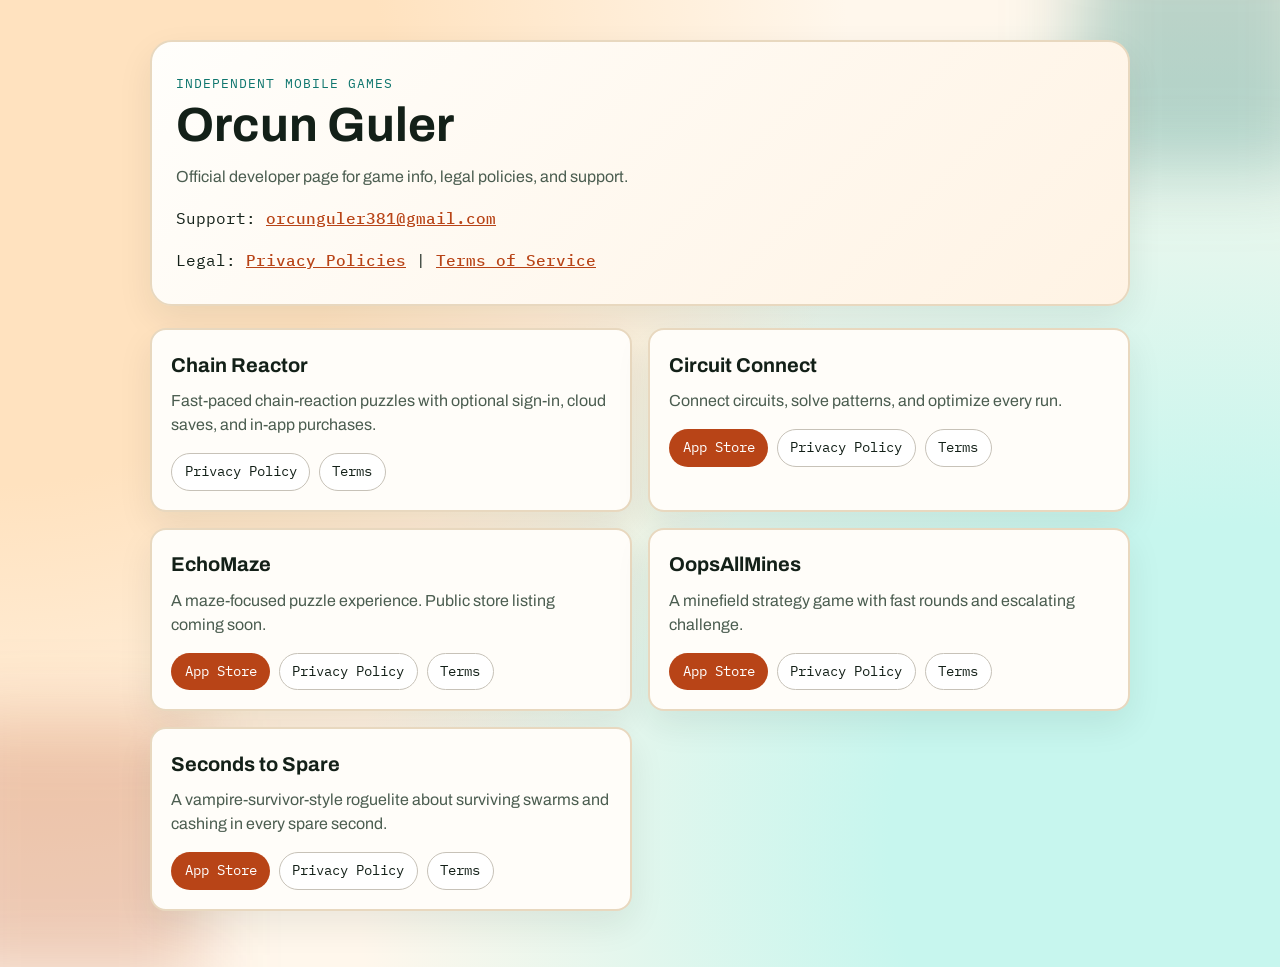
<file: index.html>
<!doctype html>
<html lang="en">
<head>
  <meta charset="utf-8">
  <meta name="viewport" content="width=device-width, initial-scale=1">
  <title>Orcun Guler | Game Developer</title>
  <meta name="description" content="Developer page for Orcun Guler games with support and privacy policy links.">
  <link rel="preconnect" href="https://fonts.googleapis.com">
  <link rel="preconnect" href="https://fonts.gstatic.com" crossorigin>
  <link href="https://fonts.googleapis.com/css2?family=Archivo:wght@500;700;800&family=IBM+Plex+Mono:wght@400;500&display=swap" rel="stylesheet">
  <link rel="stylesheet" href="/styles.css">
</head>
<body>
  <div class="bg-shape bg-shape-a" aria-hidden="true"></div>
  <div class="bg-shape bg-shape-b" aria-hidden="true"></div>

  <main class="container">
    <header class="hero">
      <p class="eyebrow">Independent Mobile Games</p>
      <h1>Orcun Guler</h1>
      <p class="lead">Official developer page for game info, legal policies, and support.</p>
      <p class="support-line">
        Support:
        <a href="mailto:orcunguler381@gmail.com">orcunguler381@gmail.com</a>
      </p>
      <p class="support-line">
        Legal:
        <a href="/privacy/">Privacy Policies</a>
        |
        <a href="/terms/">Terms of Service</a>
      </p>
    </header>

    <section class="games" aria-label="Games">
      <article class="game-card">
        <h2>Chain Reactor</h2>
        <p>Fast-paced chain-reaction puzzles with optional sign-in, cloud saves, and in-app purchases.</p>
        <div class="actions">
          <a class="btn btn-secondary" href="/privacy/chain-reactor/">Privacy Policy</a>
          <a class="btn btn-secondary" href="/terms/chain-reactor/">Terms</a>
        </div>
      </article>

      <article class="game-card">
        <h2>Circuit Connect</h2>
        <p>Connect circuits, solve patterns, and optimize every run.</p>
        <div class="actions">
          <a class="btn btn-primary" href="https://apps.apple.com/us/app/circuit-connect/id6759875670" target="_blank" rel="noopener noreferrer">App Store</a>
          <a class="btn btn-secondary" href="/privacy/#circuit-connect">Privacy Policy</a>
          <a class="btn btn-secondary" href="/terms/#circuit-connect">Terms</a>
        </div>
      </article>

      <article class="game-card">
        <h2>EchoMaze</h2>
        <p>A maze-focused puzzle experience. Public store listing coming soon.</p>
        <div class="actions">
          <a class="btn btn-primary" href="https://apps.apple.com/us/app/echo-maze-rougelite/id6759973204" target="_blank" rel="noopener noreferrer">App Store</a>
          <a class="btn btn-secondary" href="/privacy/#echomaze">Privacy Policy</a>
          <a class="btn btn-secondary" href="/terms/#echomaze">Terms</a>
        </div>
      </article>

      <article class="game-card">
        <h2>OopsAllMines</h2>
        <p>A minefield strategy game with fast rounds and escalating challenge.</p>
        <div class="actions">
          <a class="btn btn-primary" href="https://apps.apple.com/us/app/oops-all-mines/id6760482373" target="_blank" rel="noopener noreferrer">App Store</a>
          <a class="btn btn-secondary" href="/privacy/#oopsallmines">Privacy Policy</a>
          <a class="btn btn-secondary" href="/terms/#oopsallmines">Terms</a>
        </div>
      </article>

      <article class="game-card">
        <h2>Seconds to Spare</h2>
        <p>A vampire-survivor-style roguelite about surviving swarms and cashing in every spare second.</p>
        <div class="actions">
          <a class="btn btn-primary" href="https://apps.apple.com/us/app/seconds-to-spare/id6760550511" target="_blank" rel="noopener noreferrer">App Store</a>
          <a class="btn btn-secondary" href="/privacy/#seconds-to-spare">Privacy Policy</a>
          <a class="btn btn-secondary" href="/terms/#seconds-to-spare">Terms</a>
        </div>
      </article>
    </section>
  </main>
</body>
</html>
</file>
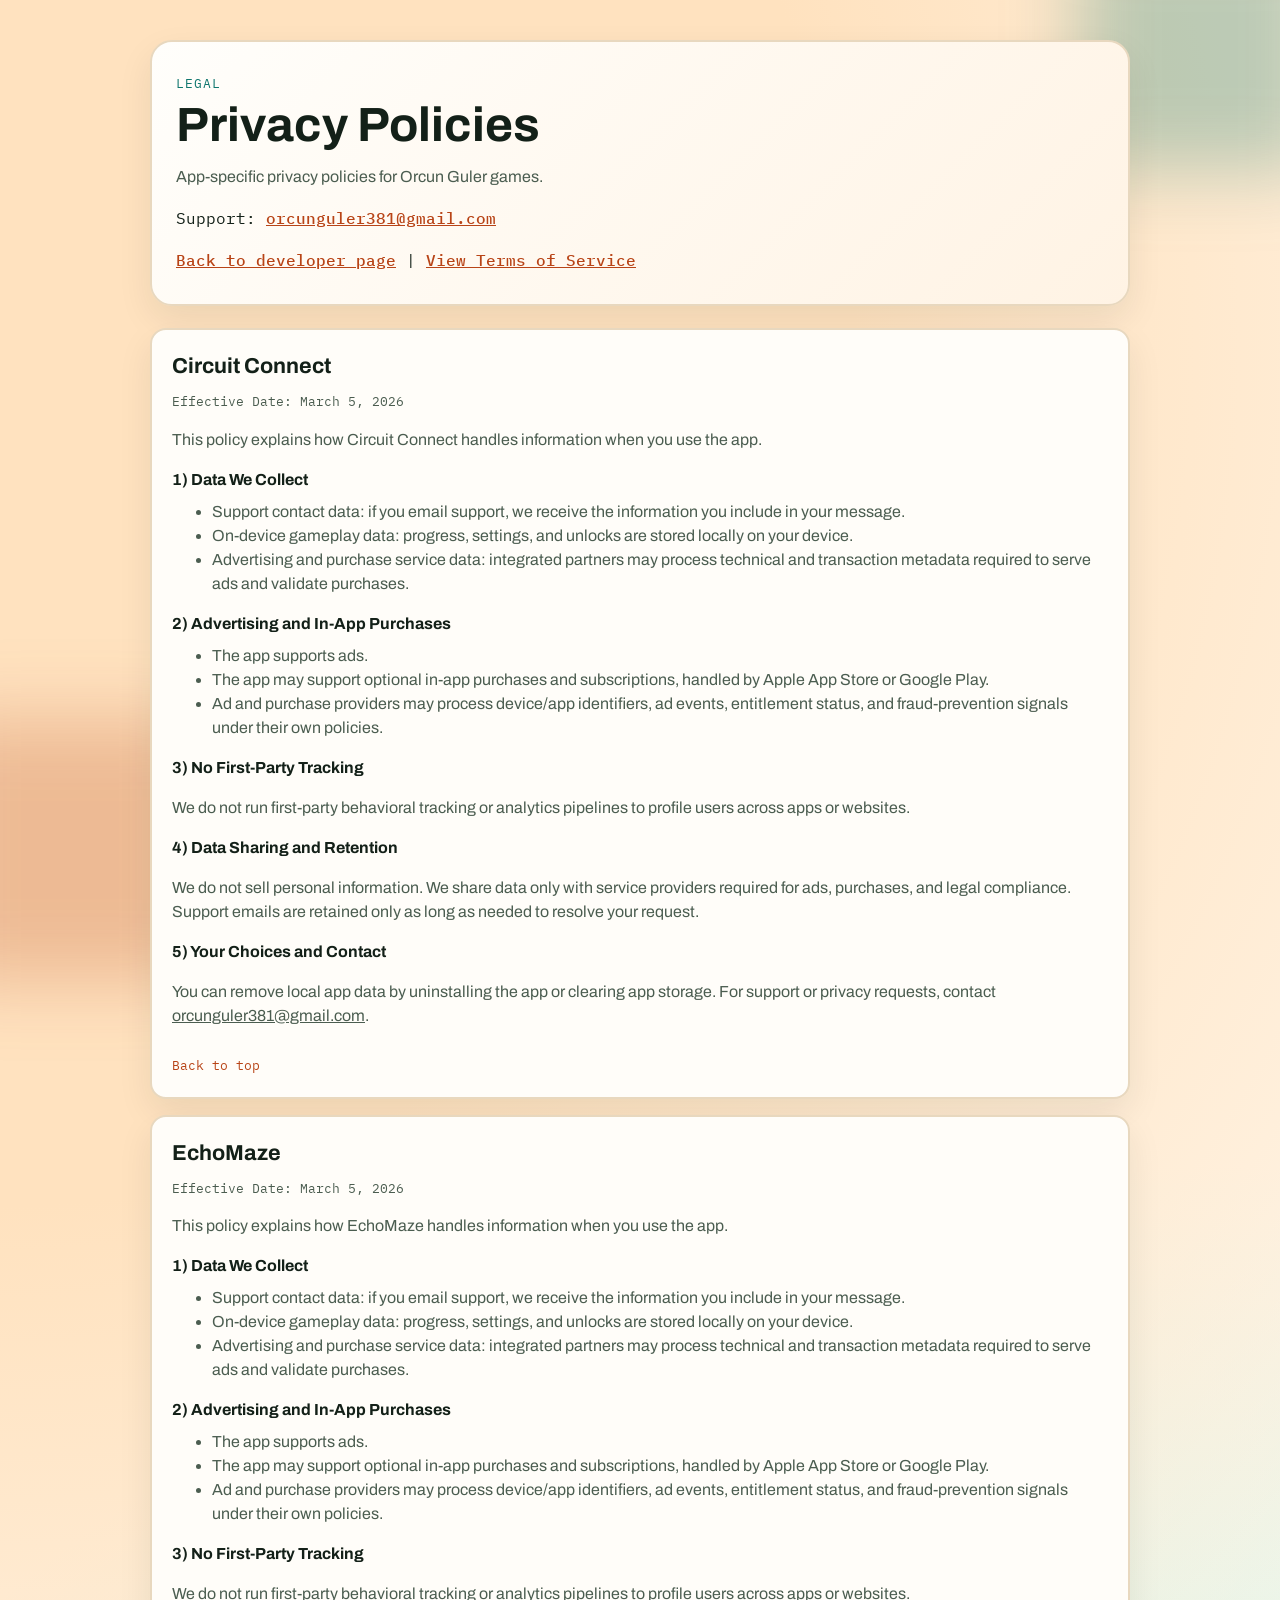
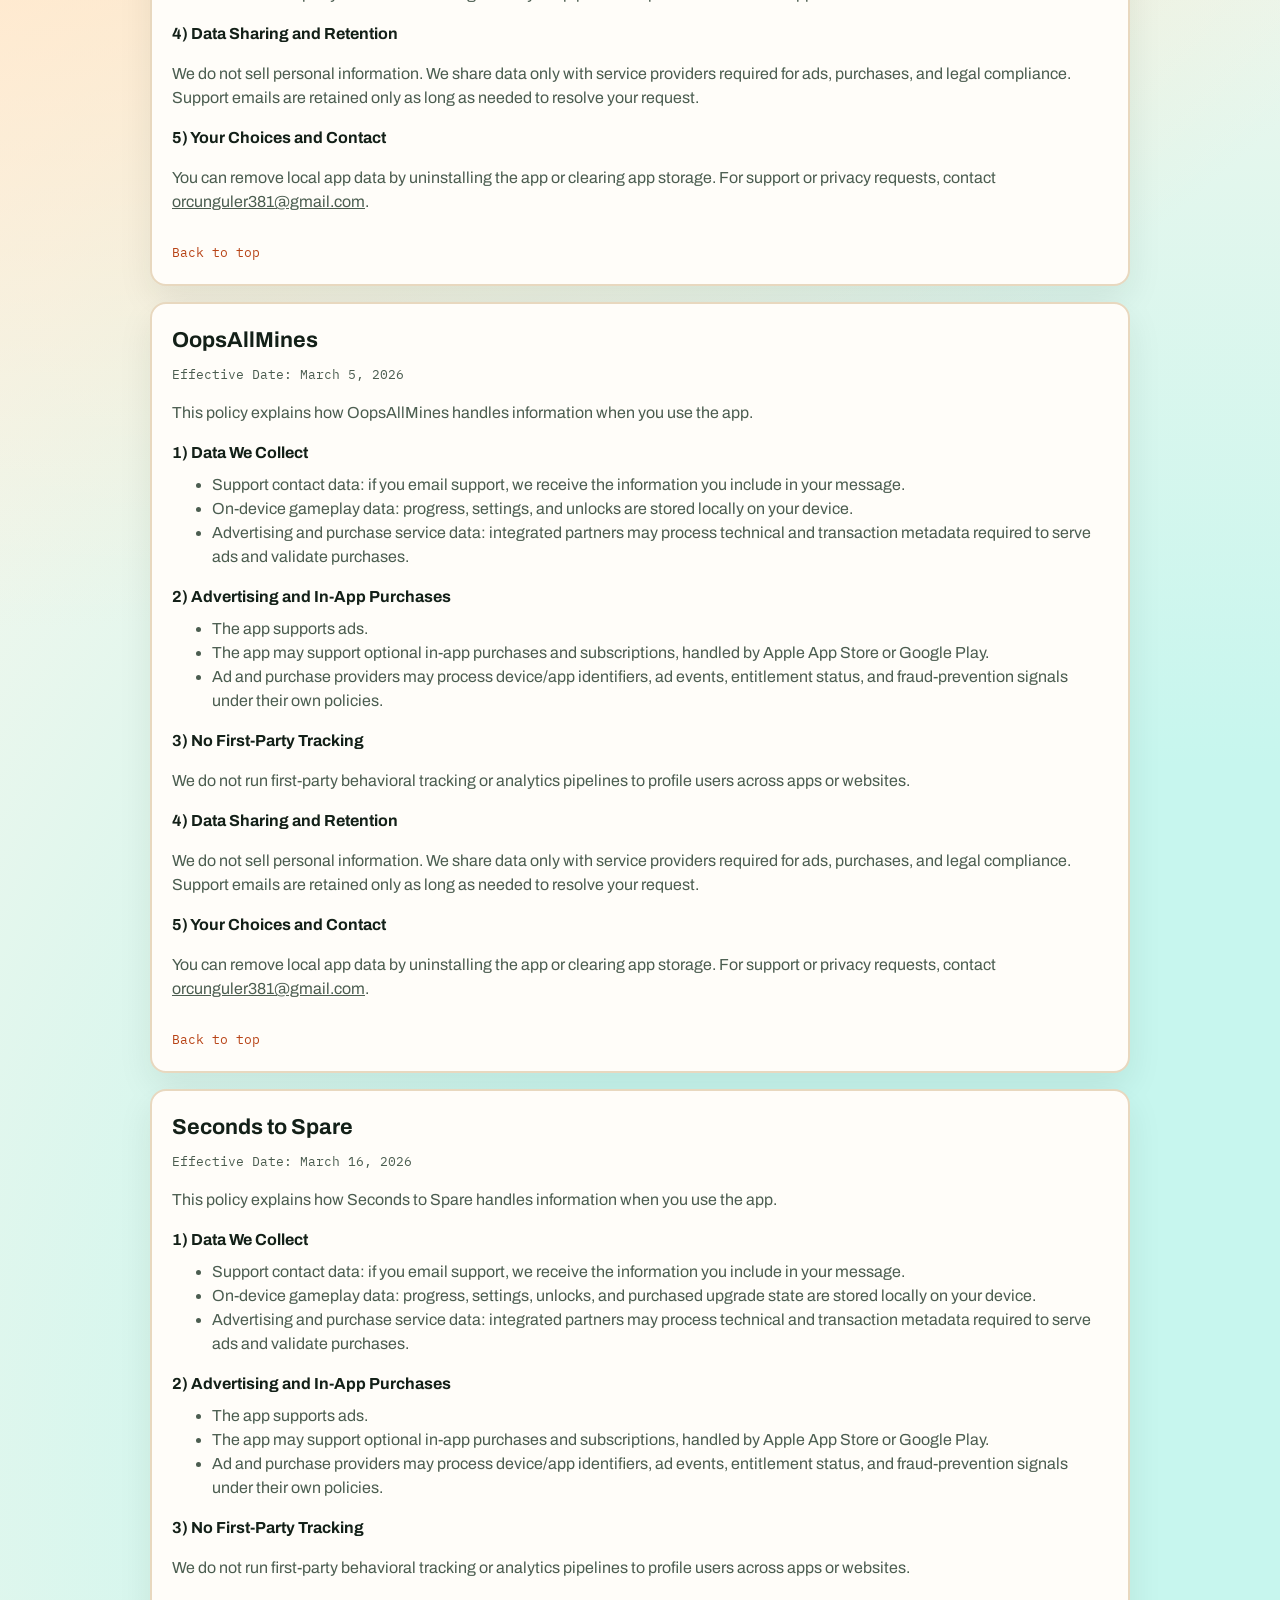
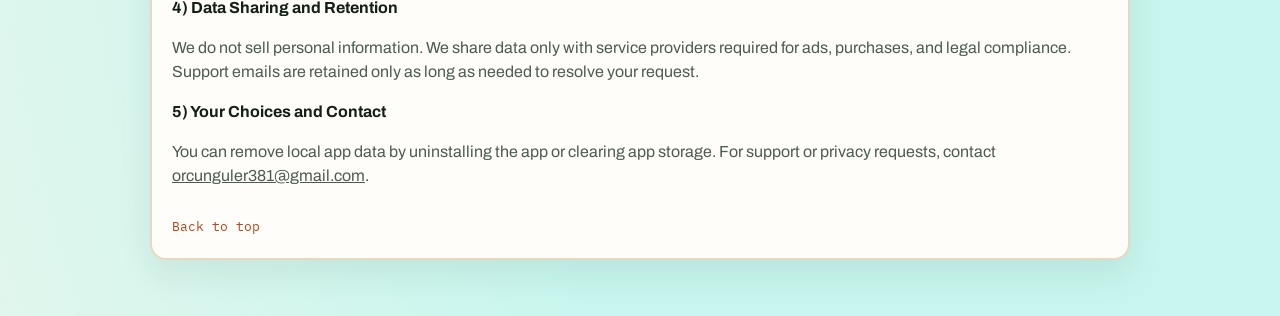
<file: privacy/index.html>
<!doctype html>
<html lang="en">
<head>
  <meta charset="utf-8">
  <meta name="viewport" content="width=device-width, initial-scale=1">
  <title>Privacy Policies | Orcun Guler Games</title>
  <meta name="description" content="Privacy policies for games developed by Orcun Guler.">
  <link rel="preconnect" href="https://fonts.googleapis.com">
  <link rel="preconnect" href="https://fonts.gstatic.com" crossorigin>
  <link href="https://fonts.googleapis.com/css2?family=Archivo:wght@500;700;800&family=IBM+Plex+Mono:wght@400;500&display=swap" rel="stylesheet">
  <link rel="stylesheet" href="/styles.css">
</head>
<body>
  <div class="bg-shape bg-shape-a" aria-hidden="true"></div>
  <div class="bg-shape bg-shape-b" aria-hidden="true"></div>

  <main class="container" id="top">
    <header class="hero">
      <p class="eyebrow">Legal</p>
      <h1>Privacy Policies</h1>
      <p class="lead">App-specific privacy policies for Orcun Guler games.</p>
      <p class="support-line">
        Support:
        <a href="mailto:orcunguler381@gmail.com">orcunguler381@gmail.com</a>
      </p>
      <p class="support-line">
        <a href="/">Back to developer page</a>
        |
        <a href="/terms/">View Terms of Service</a>
      </p>
    </header>

    <section class="legal" aria-label="Privacy policies">
      <article class="policy-card" id="circuit-connect">
        <h2>Circuit Connect</h2>
        <p class="policy-meta">Effective Date: March 5, 2026</p>
        <p>This policy explains how Circuit Connect handles information when you use the app.</p>
        <h3>1) Data We Collect</h3>
        <ul>
          <li>Support contact data: if you email support, we receive the information you include in your message.</li>
          <li>On-device gameplay data: progress, settings, and unlocks are stored locally on your device.</li>
          <li>Advertising and purchase service data: integrated partners may process technical and transaction metadata required to serve ads and validate purchases.</li>
        </ul>
        <h3>2) Advertising and In-App Purchases</h3>
        <ul>
          <li>The app supports ads.</li>
          <li>The app may support optional in-app purchases and subscriptions, handled by Apple App Store or Google Play.</li>
          <li>Ad and purchase providers may process device/app identifiers, ad events, entitlement status, and fraud-prevention signals under their own policies.</li>
        </ul>
        <h3>3) No First-Party Tracking</h3>
        <p>We do not run first-party behavioral tracking or analytics pipelines to profile users across apps or websites.</p>
        <h3>4) Data Sharing and Retention</h3>
        <p>We do not sell personal information. We share data only with service providers required for ads, purchases, and legal compliance. Support emails are retained only as long as needed to resolve your request.</p>
        <h3>5) Your Choices and Contact</h3>
        <p>You can remove local app data by uninstalling the app or clearing app storage. For support or privacy requests, contact <a href="mailto:orcunguler381@gmail.com">orcunguler381@gmail.com</a>.</p>
        <a class="top-link" href="#top">Back to top</a>
      </article>

      <article class="policy-card" id="echomaze">
        <h2>EchoMaze</h2>
        <p class="policy-meta">Effective Date: March 5, 2026</p>
        <p>This policy explains how EchoMaze handles information when you use the app.</p>
        <h3>1) Data We Collect</h3>
        <ul>
          <li>Support contact data: if you email support, we receive the information you include in your message.</li>
          <li>On-device gameplay data: progress, settings, and unlocks are stored locally on your device.</li>
          <li>Advertising and purchase service data: integrated partners may process technical and transaction metadata required to serve ads and validate purchases.</li>
        </ul>
        <h3>2) Advertising and In-App Purchases</h3>
        <ul>
          <li>The app supports ads.</li>
          <li>The app may support optional in-app purchases and subscriptions, handled by Apple App Store or Google Play.</li>
          <li>Ad and purchase providers may process device/app identifiers, ad events, entitlement status, and fraud-prevention signals under their own policies.</li>
        </ul>
        <h3>3) No First-Party Tracking</h3>
        <p>We do not run first-party behavioral tracking or analytics pipelines to profile users across apps or websites.</p>
        <h3>4) Data Sharing and Retention</h3>
        <p>We do not sell personal information. We share data only with service providers required for ads, purchases, and legal compliance. Support emails are retained only as long as needed to resolve your request.</p>
        <h3>5) Your Choices and Contact</h3>
        <p>You can remove local app data by uninstalling the app or clearing app storage. For support or privacy requests, contact <a href="mailto:orcunguler381@gmail.com">orcunguler381@gmail.com</a>.</p>
        <a class="top-link" href="#top">Back to top</a>
      </article>

      <article class="policy-card" id="oopsallmines">
        <h2>OopsAllMines</h2>
        <p class="policy-meta">Effective Date: March 5, 2026</p>
        <p>This policy explains how OopsAllMines handles information when you use the app.</p>
        <h3>1) Data We Collect</h3>
        <ul>
          <li>Support contact data: if you email support, we receive the information you include in your message.</li>
          <li>On-device gameplay data: progress, settings, and unlocks are stored locally on your device.</li>
          <li>Advertising and purchase service data: integrated partners may process technical and transaction metadata required to serve ads and validate purchases.</li>
        </ul>
        <h3>2) Advertising and In-App Purchases</h3>
        <ul>
          <li>The app supports ads.</li>
          <li>The app may support optional in-app purchases and subscriptions, handled by Apple App Store or Google Play.</li>
          <li>Ad and purchase providers may process device/app identifiers, ad events, entitlement status, and fraud-prevention signals under their own policies.</li>
        </ul>
        <h3>3) No First-Party Tracking</h3>
        <p>We do not run first-party behavioral tracking or analytics pipelines to profile users across apps or websites.</p>
        <h3>4) Data Sharing and Retention</h3>
        <p>We do not sell personal information. We share data only with service providers required for ads, purchases, and legal compliance. Support emails are retained only as long as needed to resolve your request.</p>
        <h3>5) Your Choices and Contact</h3>
        <p>You can remove local app data by uninstalling the app or clearing app storage. For support or privacy requests, contact <a href="mailto:orcunguler381@gmail.com">orcunguler381@gmail.com</a>.</p>
        <a class="top-link" href="#top">Back to top</a>
      </article>

      <article class="policy-card" id="seconds-to-spare">
        <h2>Seconds to Spare</h2>
        <p class="policy-meta">Effective Date: March 16, 2026</p>
        <p>This policy explains how Seconds to Spare handles information when you use the app.</p>
        <h3>1) Data We Collect</h3>
        <ul>
          <li>Support contact data: if you email support, we receive the information you include in your message.</li>
          <li>On-device gameplay data: progress, settings, unlocks, and purchased upgrade state are stored locally on your device.</li>
          <li>Advertising and purchase service data: integrated partners may process technical and transaction metadata required to serve ads and validate purchases.</li>
        </ul>
        <h3>2) Advertising and In-App Purchases</h3>
        <ul>
          <li>The app supports ads.</li>
          <li>The app may support optional in-app purchases and subscriptions, handled by Apple App Store or Google Play.</li>
          <li>Ad and purchase providers may process device/app identifiers, ad events, entitlement status, and fraud-prevention signals under their own policies.</li>
        </ul>
        <h3>3) No First-Party Tracking</h3>
        <p>We do not run first-party behavioral tracking or analytics pipelines to profile users across apps or websites.</p>
        <h3>4) Data Sharing and Retention</h3>
        <p>We do not sell personal information. We share data only with service providers required for ads, purchases, and legal compliance. Support emails are retained only as long as needed to resolve your request.</p>
        <h3>5) Your Choices and Contact</h3>
        <p>You can remove local app data by uninstalling the app or clearing app storage. For support or privacy requests, contact <a href="mailto:orcunguler381@gmail.com">orcunguler381@gmail.com</a>.</p>
        <a class="top-link" href="#top">Back to top</a>
      </article>
    </section>
  </main>
</body>
</html>
</file>
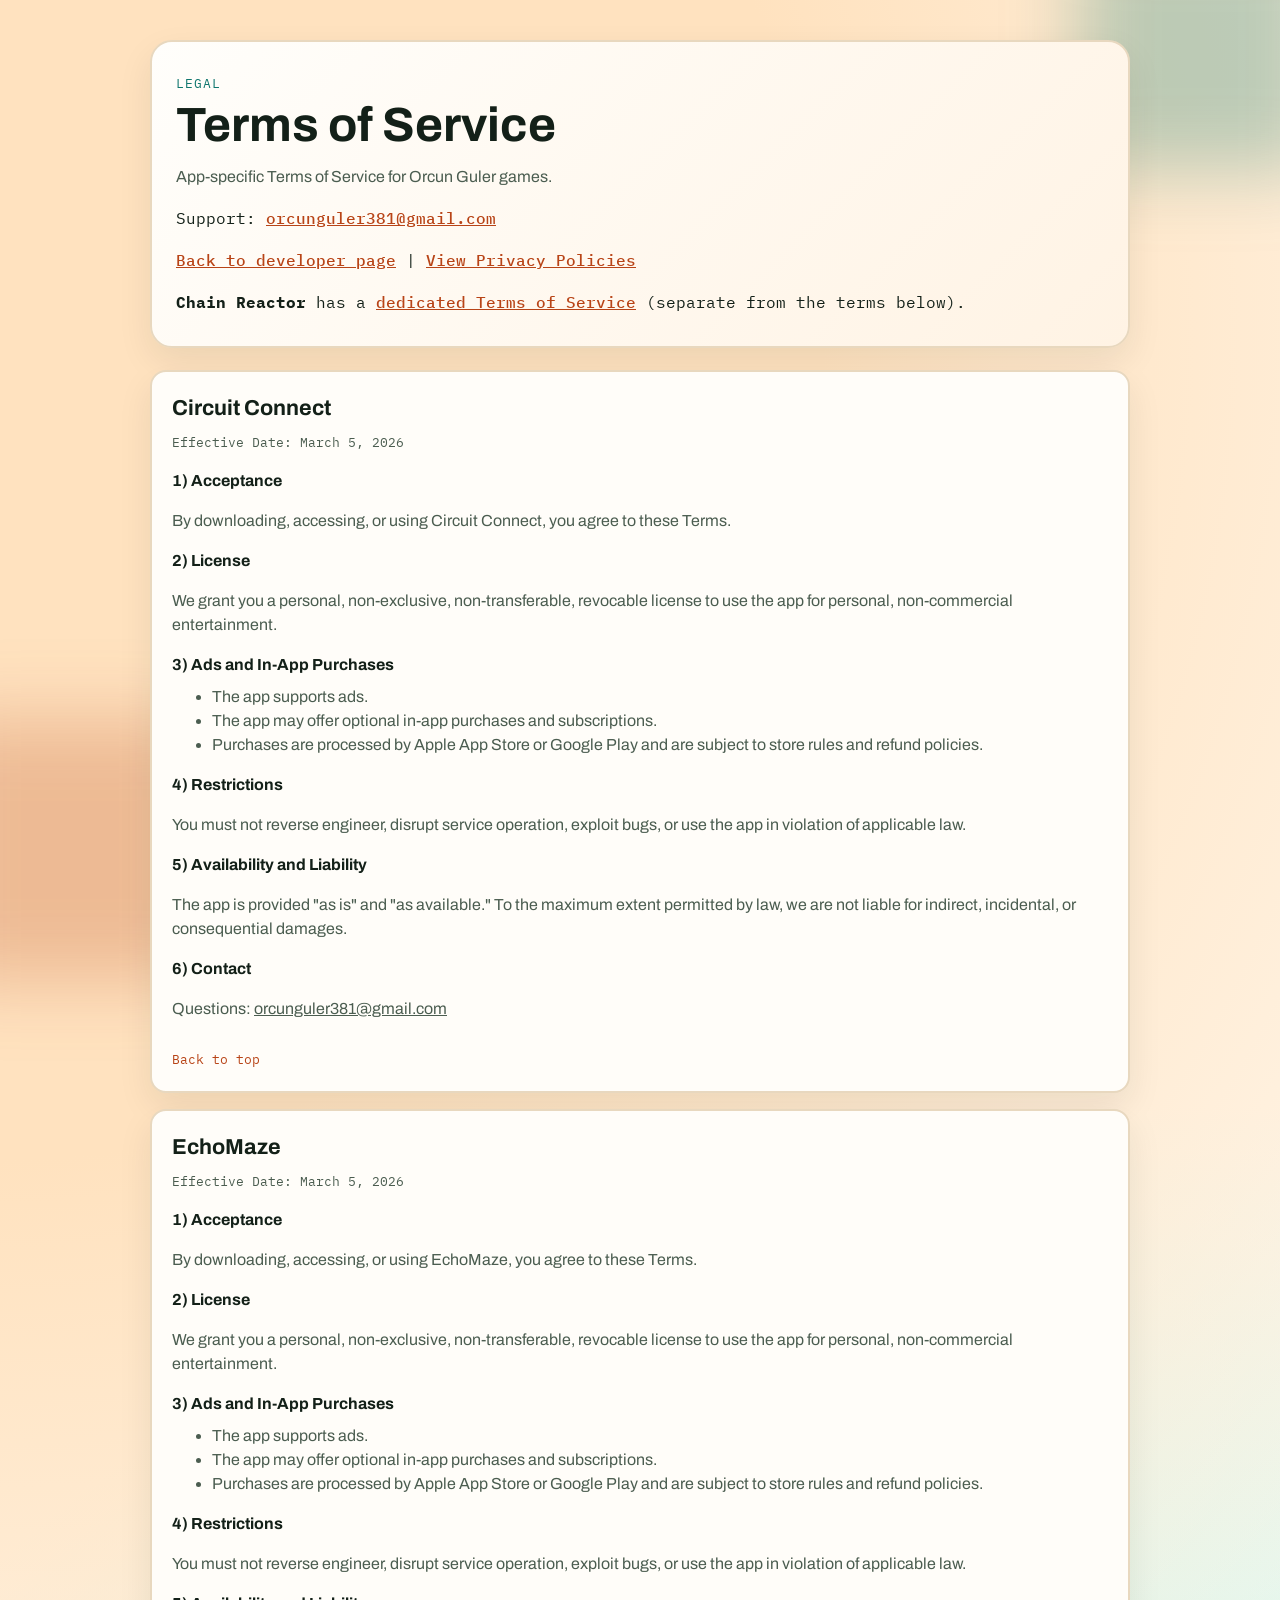
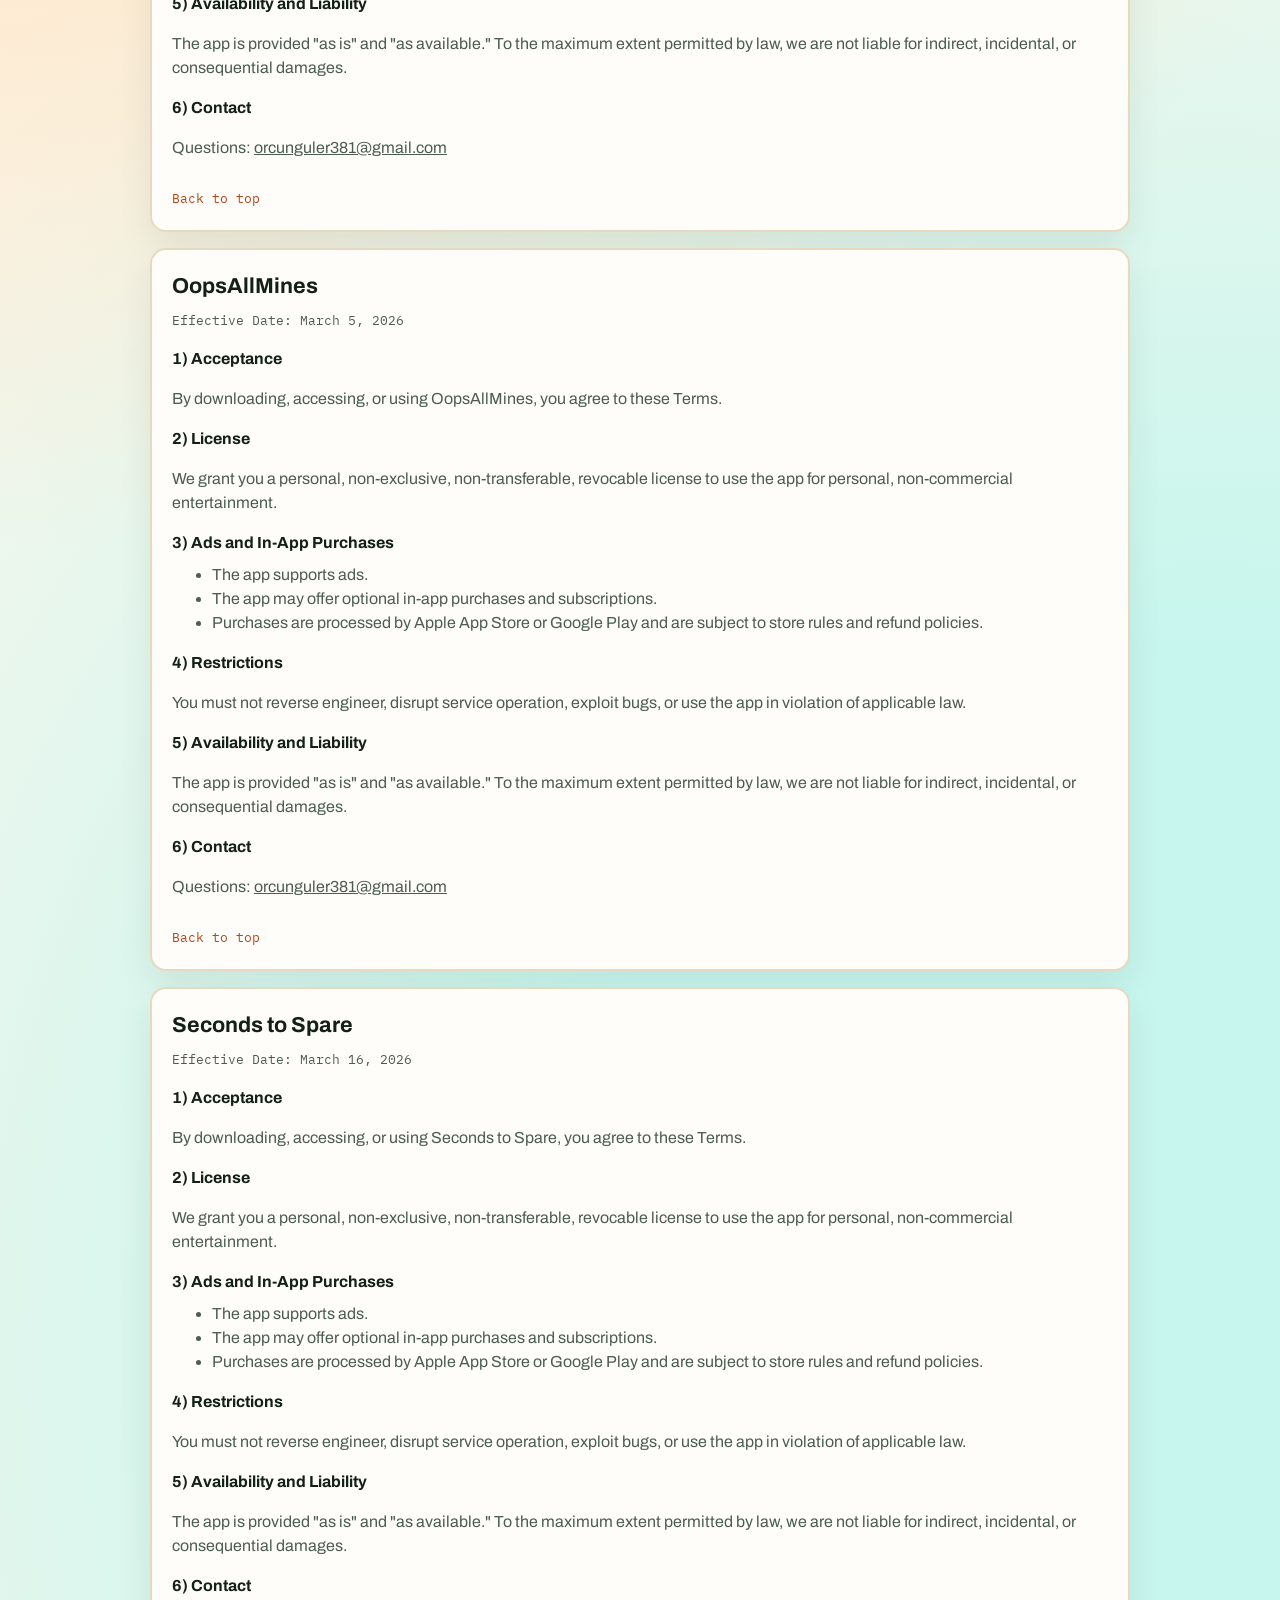
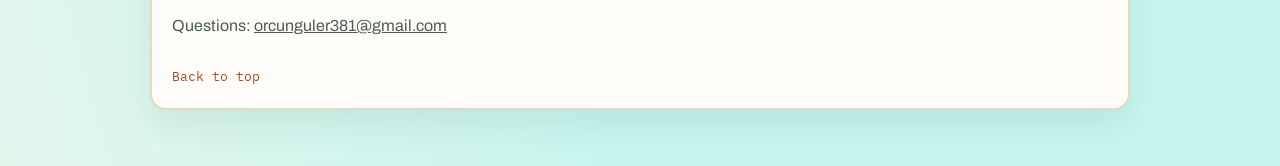
<file: terms/index.html>
<!doctype html>
<html lang="en">
<head>
  <meta charset="utf-8">
  <meta name="viewport" content="width=device-width, initial-scale=1">
  <title>Terms of Service | Orcun Guler Games</title>
  <meta name="description" content="Terms of Service for games developed by Orcun Guler.">
  <link rel="preconnect" href="https://fonts.googleapis.com">
  <link rel="preconnect" href="https://fonts.gstatic.com" crossorigin>
  <link href="https://fonts.googleapis.com/css2?family=Archivo:wght@500;700;800&family=IBM+Plex+Mono:wght@400;500&display=swap" rel="stylesheet">
  <link rel="stylesheet" href="/styles.css">
</head>
<body>
  <div class="bg-shape bg-shape-a" aria-hidden="true"></div>
  <div class="bg-shape bg-shape-b" aria-hidden="true"></div>

  <main class="container" id="top">
    <header class="hero">
      <p class="eyebrow">Legal</p>
      <h1>Terms of Service</h1>
      <p class="lead">App-specific Terms of Service for Orcun Guler games.</p>
      <p class="support-line">
        Support:
        <a href="mailto:orcunguler381@gmail.com">orcunguler381@gmail.com</a>
      </p>
      <p class="support-line">
        <a href="/">Back to developer page</a>
        |
        <a href="/privacy/">View Privacy Policies</a>
      </p>
      <p class="support-line">
        <strong>Chain Reactor</strong> has a
        <a href="/terms/chain-reactor/">dedicated Terms of Service</a> (separate from the terms below).
      </p>
    </header>

    <section class="legal" aria-label="Terms of service">
      <article class="policy-card" id="circuit-connect">
        <h2>Circuit Connect</h2>
        <p class="policy-meta">Effective Date: March 5, 2026</p>
        <h3>1) Acceptance</h3>
        <p>By downloading, accessing, or using Circuit Connect, you agree to these Terms.</p>
        <h3>2) License</h3>
        <p>We grant you a personal, non-exclusive, non-transferable, revocable license to use the app for personal, non-commercial entertainment.</p>
        <h3>3) Ads and In-App Purchases</h3>
        <ul>
          <li>The app supports ads.</li>
          <li>The app may offer optional in-app purchases and subscriptions.</li>
          <li>Purchases are processed by Apple App Store or Google Play and are subject to store rules and refund policies.</li>
        </ul>
        <h3>4) Restrictions</h3>
        <p>You must not reverse engineer, disrupt service operation, exploit bugs, or use the app in violation of applicable law.</p>
        <h3>5) Availability and Liability</h3>
        <p>The app is provided "as is" and "as available." To the maximum extent permitted by law, we are not liable for indirect, incidental, or consequential damages.</p>
        <h3>6) Contact</h3>
        <p>Questions: <a href="mailto:orcunguler381@gmail.com">orcunguler381@gmail.com</a></p>
        <a class="top-link" href="#top">Back to top</a>
      </article>

      <article class="policy-card" id="echomaze">
        <h2>EchoMaze</h2>
        <p class="policy-meta">Effective Date: March 5, 2026</p>
        <h3>1) Acceptance</h3>
        <p>By downloading, accessing, or using EchoMaze, you agree to these Terms.</p>
        <h3>2) License</h3>
        <p>We grant you a personal, non-exclusive, non-transferable, revocable license to use the app for personal, non-commercial entertainment.</p>
        <h3>3) Ads and In-App Purchases</h3>
        <ul>
          <li>The app supports ads.</li>
          <li>The app may offer optional in-app purchases and subscriptions.</li>
          <li>Purchases are processed by Apple App Store or Google Play and are subject to store rules and refund policies.</li>
        </ul>
        <h3>4) Restrictions</h3>
        <p>You must not reverse engineer, disrupt service operation, exploit bugs, or use the app in violation of applicable law.</p>
        <h3>5) Availability and Liability</h3>
        <p>The app is provided "as is" and "as available." To the maximum extent permitted by law, we are not liable for indirect, incidental, or consequential damages.</p>
        <h3>6) Contact</h3>
        <p>Questions: <a href="mailto:orcunguler381@gmail.com">orcunguler381@gmail.com</a></p>
        <a class="top-link" href="#top">Back to top</a>
      </article>

      <article class="policy-card" id="oopsallmines">
        <h2>OopsAllMines</h2>
        <p class="policy-meta">Effective Date: March 5, 2026</p>
        <h3>1) Acceptance</h3>
        <p>By downloading, accessing, or using OopsAllMines, you agree to these Terms.</p>
        <h3>2) License</h3>
        <p>We grant you a personal, non-exclusive, non-transferable, revocable license to use the app for personal, non-commercial entertainment.</p>
        <h3>3) Ads and In-App Purchases</h3>
        <ul>
          <li>The app supports ads.</li>
          <li>The app may offer optional in-app purchases and subscriptions.</li>
          <li>Purchases are processed by Apple App Store or Google Play and are subject to store rules and refund policies.</li>
        </ul>
        <h3>4) Restrictions</h3>
        <p>You must not reverse engineer, disrupt service operation, exploit bugs, or use the app in violation of applicable law.</p>
        <h3>5) Availability and Liability</h3>
        <p>The app is provided "as is" and "as available." To the maximum extent permitted by law, we are not liable for indirect, incidental, or consequential damages.</p>
        <h3>6) Contact</h3>
        <p>Questions: <a href="mailto:orcunguler381@gmail.com">orcunguler381@gmail.com</a></p>
        <a class="top-link" href="#top">Back to top</a>
      </article>

      <article class="policy-card" id="seconds-to-spare">
        <h2>Seconds to Spare</h2>
        <p class="policy-meta">Effective Date: March 16, 2026</p>
        <h3>1) Acceptance</h3>
        <p>By downloading, accessing, or using Seconds to Spare, you agree to these Terms.</p>
        <h3>2) License</h3>
        <p>We grant you a personal, non-exclusive, non-transferable, revocable license to use the app for personal, non-commercial entertainment.</p>
        <h3>3) Ads and In-App Purchases</h3>
        <ul>
          <li>The app supports ads.</li>
          <li>The app may offer optional in-app purchases and subscriptions.</li>
          <li>Purchases are processed by Apple App Store or Google Play and are subject to store rules and refund policies.</li>
        </ul>
        <h3>4) Restrictions</h3>
        <p>You must not reverse engineer, disrupt service operation, exploit bugs, or use the app in violation of applicable law.</p>
        <h3>5) Availability and Liability</h3>
        <p>The app is provided "as is" and "as available." To the maximum extent permitted by law, we are not liable for indirect, incidental, or consequential damages.</p>
        <h3>6) Contact</h3>
        <p>Questions: <a href="mailto:orcunguler381@gmail.com">orcunguler381@gmail.com</a></p>
        <a class="top-link" href="#top">Back to top</a>
      </article>
    </section>
  </main>
</body>
</html>
</file>
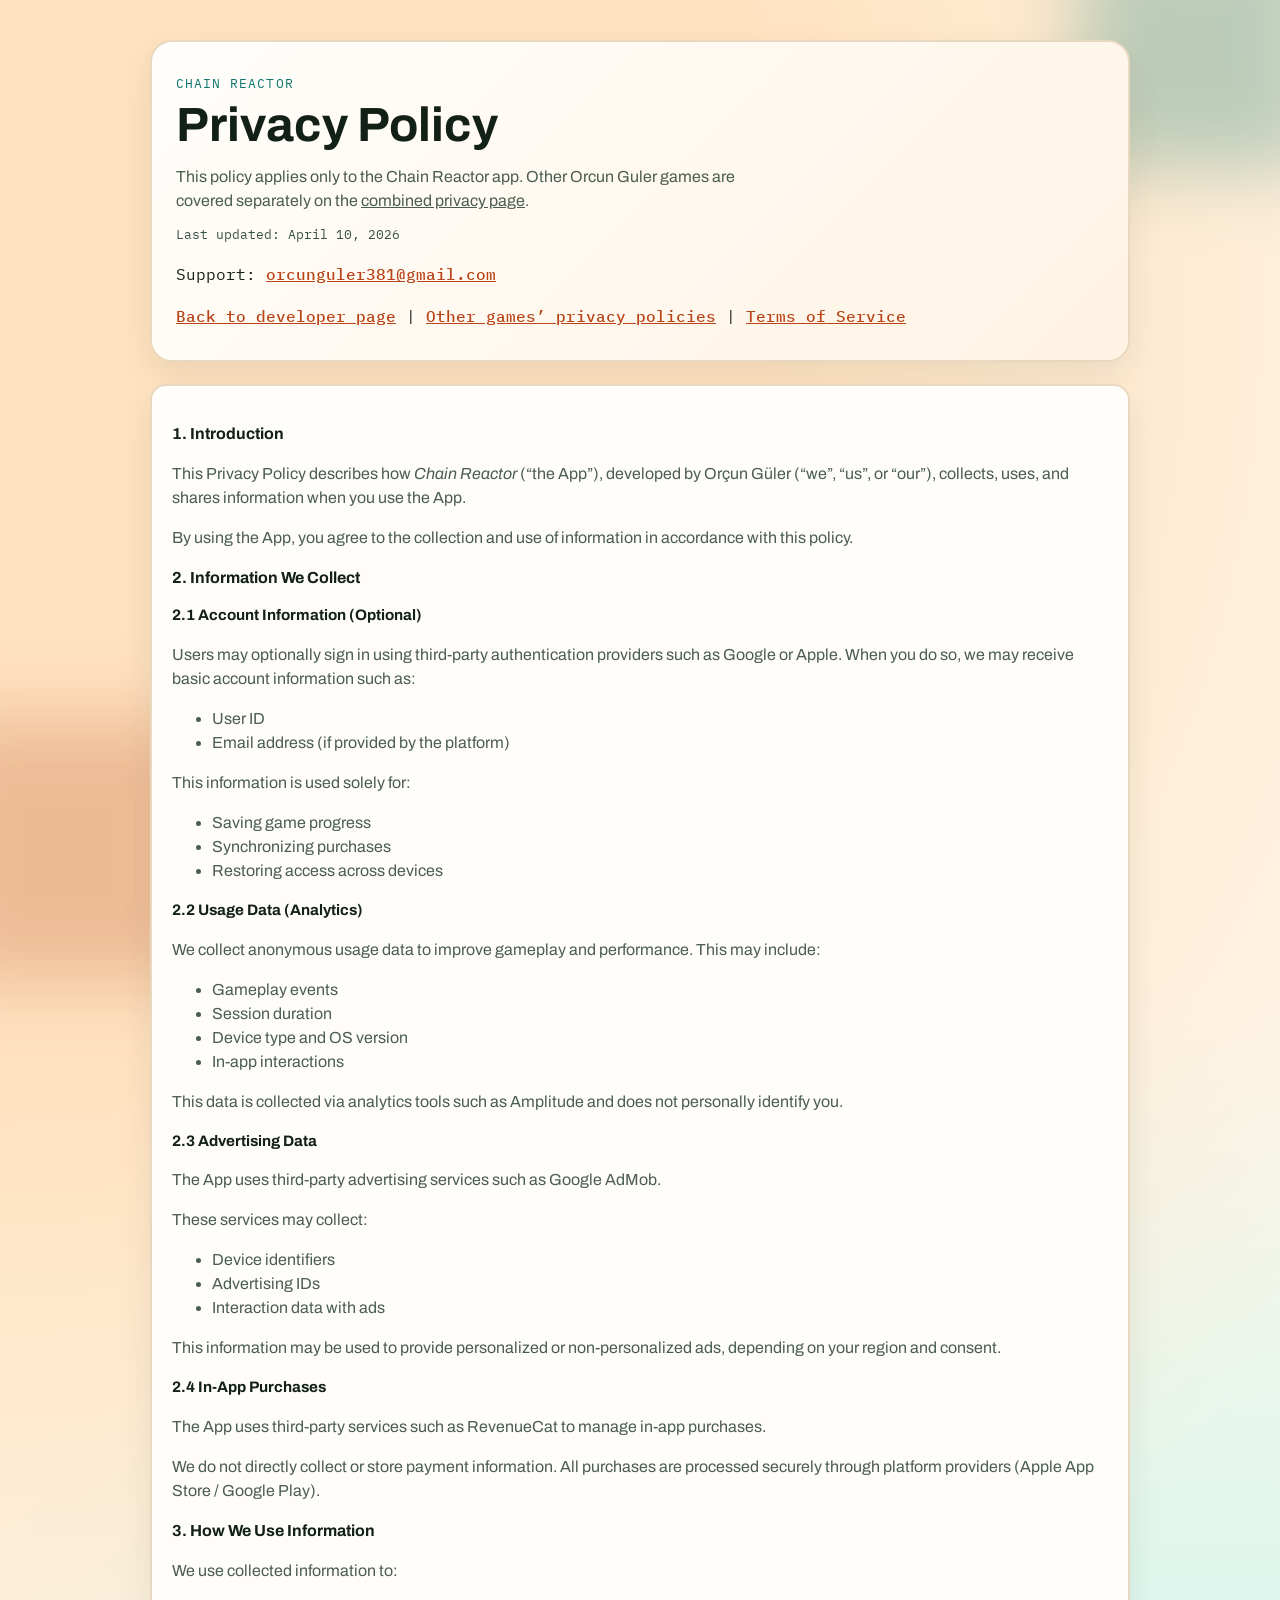
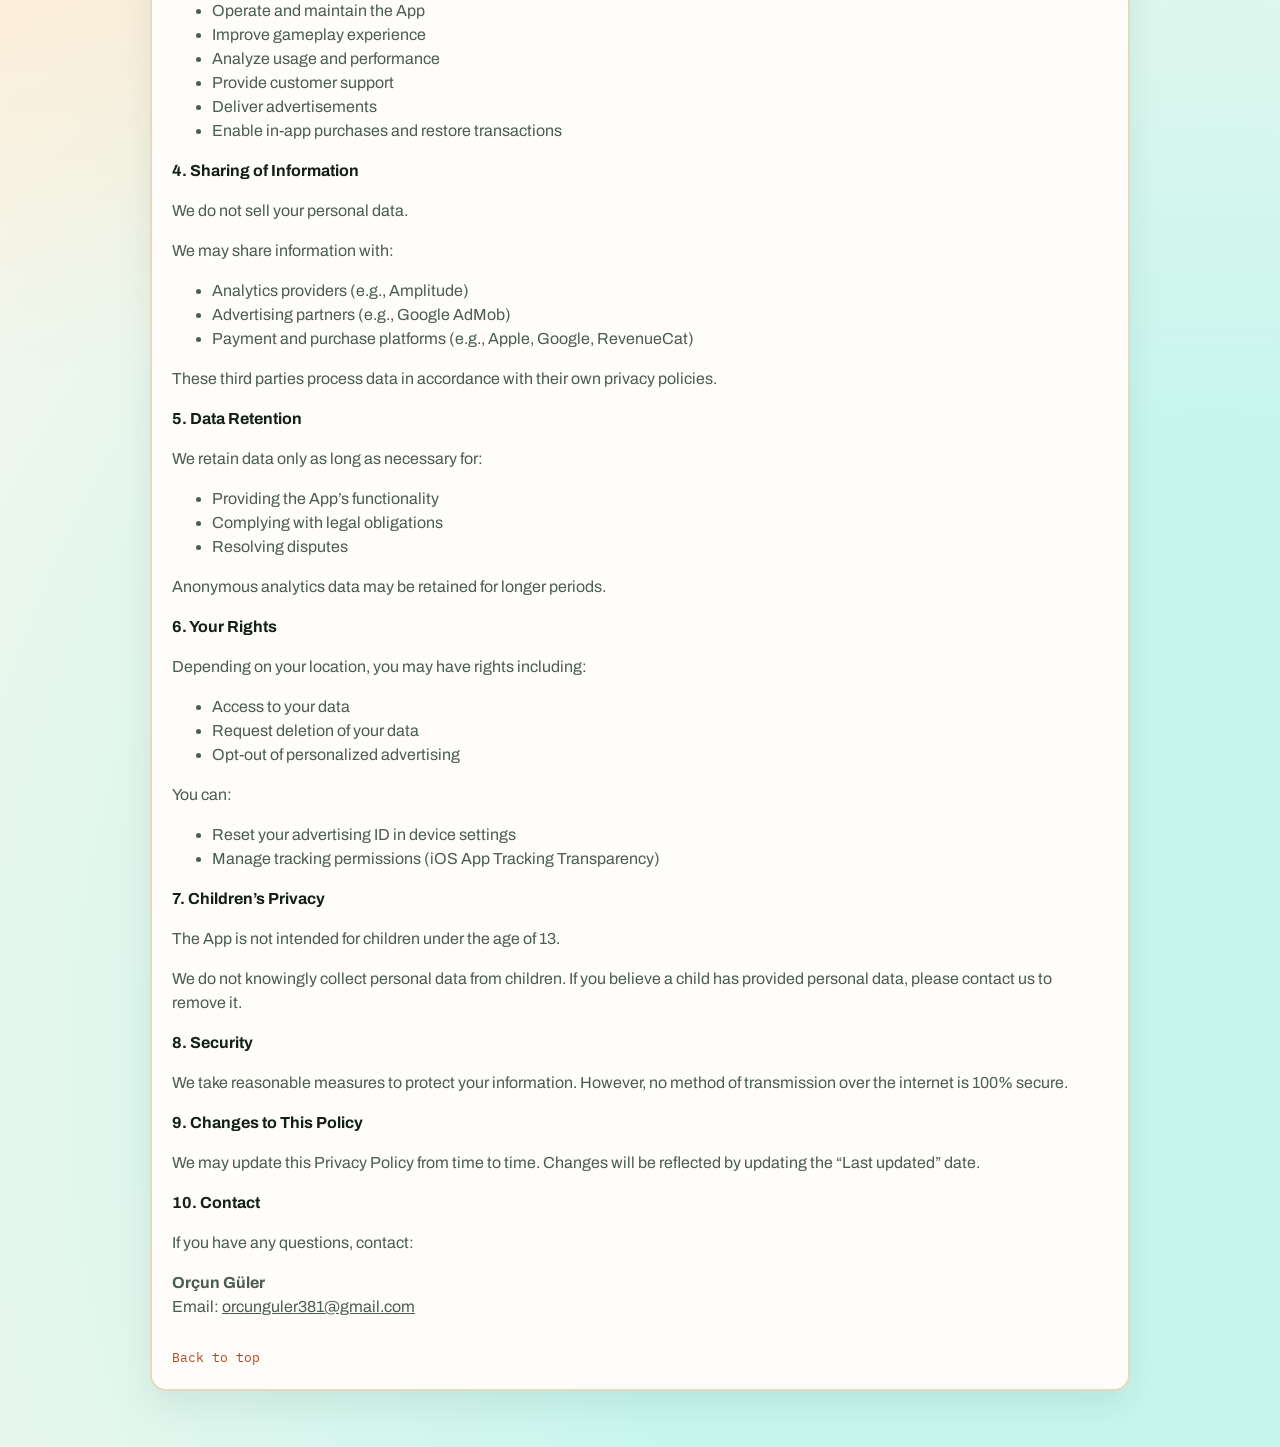
<file: privacy/chain-reactor/index.html>
<!doctype html>
<html lang="en">
<head>
  <meta charset="utf-8">
  <meta name="viewport" content="width=device-width, initial-scale=1">
  <title>Chain Reactor — Privacy Policy | Orcun Guler Games</title>
  <meta name="description" content="Privacy Policy for the Chain Reactor mobile game by Orçun Güler.">
  <link rel="preconnect" href="https://fonts.googleapis.com">
  <link rel="preconnect" href="https://fonts.gstatic.com" crossorigin>
  <link href="https://fonts.googleapis.com/css2?family=Archivo:wght@500;700;800&family=IBM+Plex+Mono:wght@400;500&display=swap" rel="stylesheet">
  <link rel="stylesheet" href="/styles.css">
</head>
<body>
  <div class="bg-shape bg-shape-a" aria-hidden="true"></div>
  <div class="bg-shape bg-shape-b" aria-hidden="true"></div>

  <main class="container" id="top">
    <header class="hero">
      <p class="eyebrow">Chain Reactor</p>
      <h1>Privacy Policy</h1>
      <p class="lead">This policy applies only to the Chain Reactor app. Other Orcun Guler games are covered separately on the <a href="/privacy/">combined privacy page</a>.</p>
      <p class="policy-meta hero-updated">Last updated: April 10, 2026</p>
      <p class="support-line">
        Support:
        <a href="mailto:orcunguler381@gmail.com">orcunguler381@gmail.com</a>
      </p>
      <p class="support-line">
        <a href="/">Back to developer page</a>
        |
        <a href="/privacy/">Other games’ privacy policies</a>
        |
        <a href="/terms/chain-reactor/">Terms of Service</a>
      </p>
    </header>

    <section class="legal" aria-label="Chain Reactor privacy policy">
      <article class="policy-card" id="policy">
        <h3>1. Introduction</h3>
        <p>This Privacy Policy describes how <em>Chain Reactor</em> (“the App”), developed by Orçun Güler (“we”, “us”, or “our”), collects, uses, and shares information when you use the App.</p>
        <p>By using the App, you agree to the collection and use of information in accordance with this policy.</p>

        <h3>2. Information We Collect</h3>

        <h4>2.1 Account Information (Optional)</h4>
        <p>Users may optionally sign in using third-party authentication providers such as Google or Apple. When you do so, we may receive basic account information such as:</p>
        <ul>
          <li>User ID</li>
          <li>Email address (if provided by the platform)</li>
        </ul>
        <p>This information is used solely for:</p>
        <ul>
          <li>Saving game progress</li>
          <li>Synchronizing purchases</li>
          <li>Restoring access across devices</li>
        </ul>

        <h4>2.2 Usage Data (Analytics)</h4>
        <p>We collect anonymous usage data to improve gameplay and performance. This may include:</p>
        <ul>
          <li>Gameplay events</li>
          <li>Session duration</li>
          <li>Device type and OS version</li>
          <li>In-app interactions</li>
        </ul>
        <p>This data is collected via analytics tools such as Amplitude and does not personally identify you.</p>

        <h4>2.3 Advertising Data</h4>
        <p>The App uses third-party advertising services such as Google AdMob.</p>
        <p>These services may collect:</p>
        <ul>
          <li>Device identifiers</li>
          <li>Advertising IDs</li>
          <li>Interaction data with ads</li>
        </ul>
        <p>This information may be used to provide personalized or non-personalized ads, depending on your region and consent.</p>

        <h4>2.4 In-App Purchases</h4>
        <p>The App uses third-party services such as RevenueCat to manage in-app purchases.</p>
        <p>We do not directly collect or store payment information. All purchases are processed securely through platform providers (Apple App Store / Google Play).</p>

        <h3>3. How We Use Information</h3>
        <p>We use collected information to:</p>
        <ul>
          <li>Operate and maintain the App</li>
          <li>Improve gameplay experience</li>
          <li>Analyze usage and performance</li>
          <li>Provide customer support</li>
          <li>Deliver advertisements</li>
          <li>Enable in-app purchases and restore transactions</li>
        </ul>

        <h3>4. Sharing of Information</h3>
        <p>We do not sell your personal data.</p>
        <p>We may share information with:</p>
        <ul>
          <li>Analytics providers (e.g., Amplitude)</li>
          <li>Advertising partners (e.g., Google AdMob)</li>
          <li>Payment and purchase platforms (e.g., Apple, Google, RevenueCat)</li>
        </ul>
        <p>These third parties process data in accordance with their own privacy policies.</p>

        <h3>5. Data Retention</h3>
        <p>We retain data only as long as necessary for:</p>
        <ul>
          <li>Providing the App’s functionality</li>
          <li>Complying with legal obligations</li>
          <li>Resolving disputes</li>
        </ul>
        <p>Anonymous analytics data may be retained for longer periods.</p>

        <h3>6. Your Rights</h3>
        <p>Depending on your location, you may have rights including:</p>
        <ul>
          <li>Access to your data</li>
          <li>Request deletion of your data</li>
          <li>Opt-out of personalized advertising</li>
        </ul>
        <p>You can:</p>
        <ul>
          <li>Reset your advertising ID in device settings</li>
          <li>Manage tracking permissions (iOS App Tracking Transparency)</li>
        </ul>

        <h3>7. Children’s Privacy</h3>
        <p>The App is not intended for children under the age of 13.</p>
        <p>We do not knowingly collect personal data from children. If you believe a child has provided personal data, please contact us to remove it.</p>

        <h3>8. Security</h3>
        <p>We take reasonable measures to protect your information. However, no method of transmission over the internet is 100% secure.</p>

        <h3>9. Changes to This Policy</h3>
        <p>We may update this Privacy Policy from time to time. Changes will be reflected by updating the “Last updated” date.</p>

        <h3>10. Contact</h3>
        <p>If you have any questions, contact:</p>
        <p><strong>Orçun Güler</strong><br>
        Email: <a href="mailto:orcunguler381@gmail.com">orcunguler381@gmail.com</a></p>
        <a class="top-link" href="#top">Back to top</a>
      </article>
    </section>
  </main>
</body>
</html>
</file>
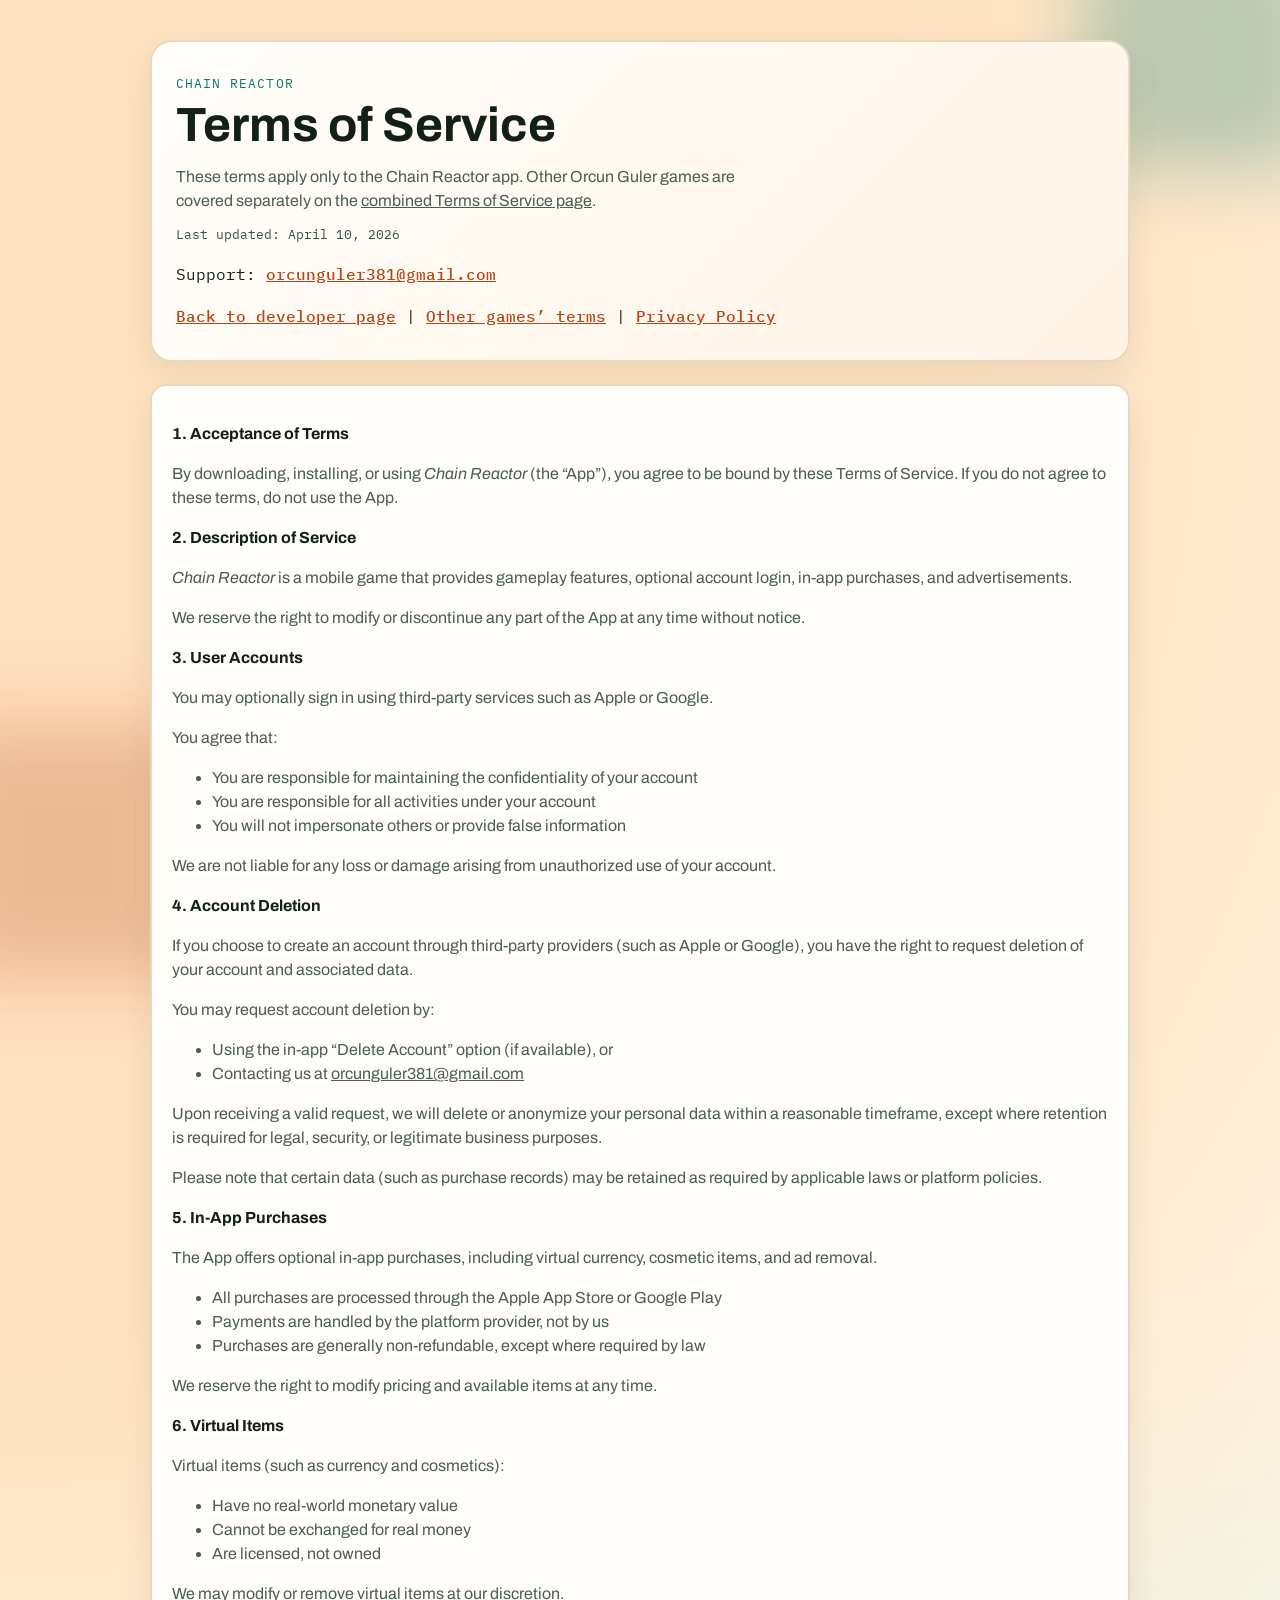
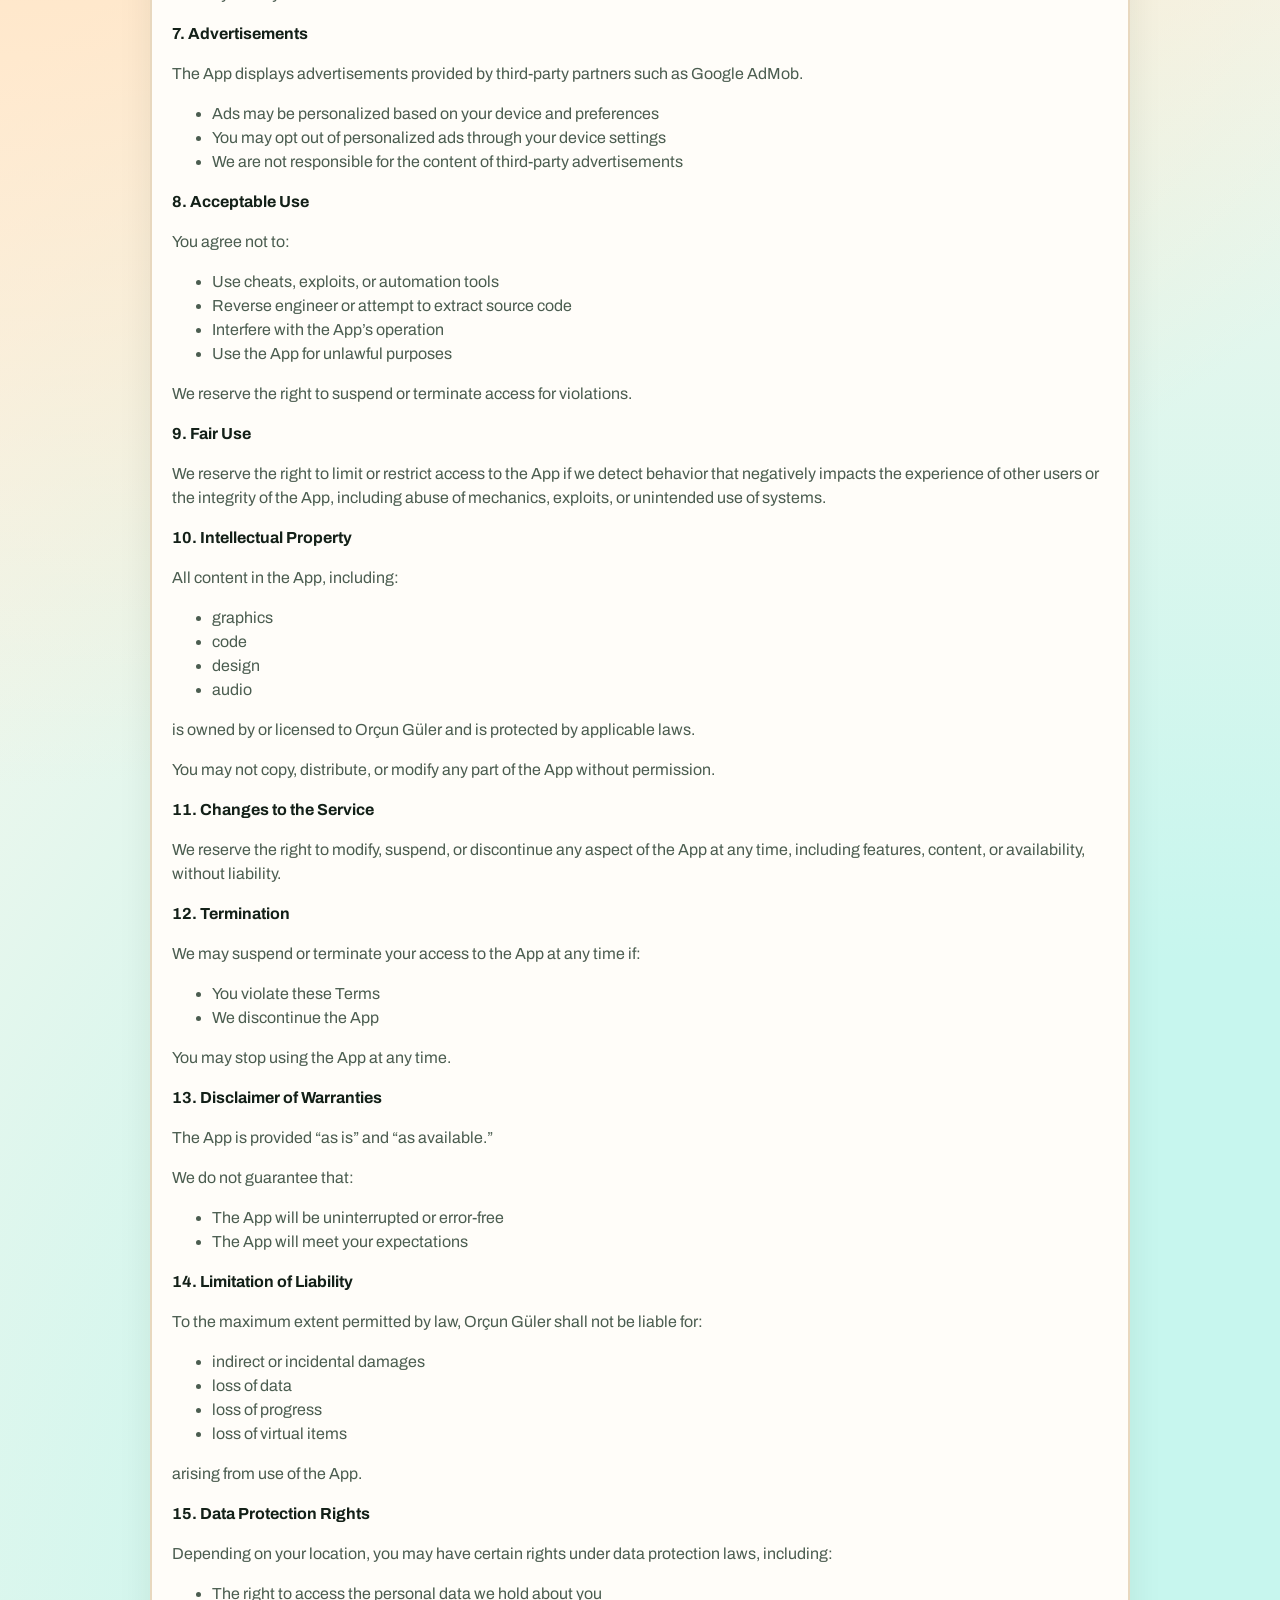
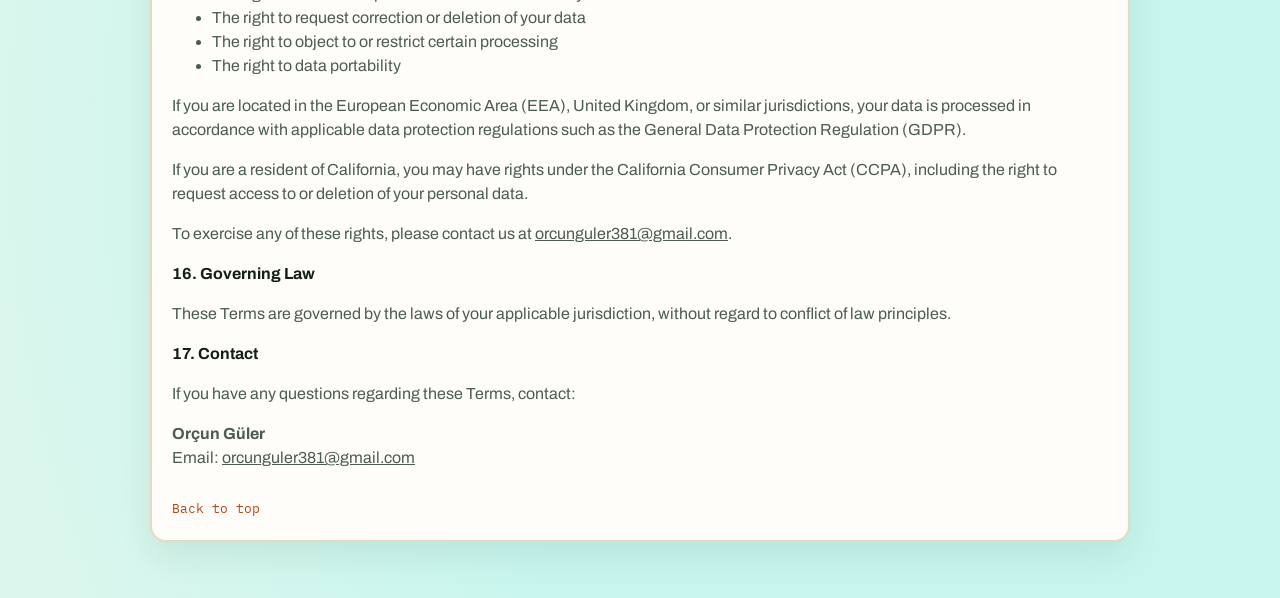
<file: terms/chain-reactor/index.html>
<!doctype html>
<html lang="en">
<head>
  <meta charset="utf-8">
  <meta name="viewport" content="width=device-width, initial-scale=1">
  <title>Chain Reactor — Terms of Service | Orcun Guler Games</title>
  <meta name="description" content="Terms of Service for the Chain Reactor mobile game by Orçun Güler.">
  <link rel="preconnect" href="https://fonts.googleapis.com">
  <link rel="preconnect" href="https://fonts.gstatic.com" crossorigin>
  <link href="https://fonts.googleapis.com/css2?family=Archivo:wght@500;700;800&family=IBM+Plex+Mono:wght@400;500&display=swap" rel="stylesheet">
  <link rel="stylesheet" href="/styles.css">
</head>
<body>
  <div class="bg-shape bg-shape-a" aria-hidden="true"></div>
  <div class="bg-shape bg-shape-b" aria-hidden="true"></div>

  <main class="container" id="top">
    <header class="hero">
      <p class="eyebrow">Chain Reactor</p>
      <h1>Terms of Service</h1>
      <p class="lead">These terms apply only to the Chain Reactor app. Other Orcun Guler games are covered separately on the <a href="/terms/">combined Terms of Service page</a>.</p>
      <p class="policy-meta hero-updated">Last updated: April 10, 2026</p>
      <p class="support-line">
        Support:
        <a href="mailto:orcunguler381@gmail.com">orcunguler381@gmail.com</a>
      </p>
      <p class="support-line">
        <a href="/">Back to developer page</a>
        |
        <a href="/terms/">Other games’ terms</a>
        |
        <a href="/privacy/chain-reactor/">Privacy Policy</a>
      </p>
    </header>

    <section class="legal" aria-label="Chain Reactor terms of service">
      <article class="policy-card" id="policy">
        <h3>1. Acceptance of Terms</h3>
        <p>By downloading, installing, or using <em>Chain Reactor</em> (the “App”), you agree to be bound by these Terms of Service. If you do not agree to these terms, do not use the App.</p>

        <h3>2. Description of Service</h3>
        <p><em>Chain Reactor</em> is a mobile game that provides gameplay features, optional account login, in-app purchases, and advertisements.</p>
        <p>We reserve the right to modify or discontinue any part of the App at any time without notice.</p>

        <h3>3. User Accounts</h3>
        <p>You may optionally sign in using third-party services such as Apple or Google.</p>
        <p>You agree that:</p>
        <ul>
          <li>You are responsible for maintaining the confidentiality of your account</li>
          <li>You are responsible for all activities under your account</li>
          <li>You will not impersonate others or provide false information</li>
        </ul>
        <p>We are not liable for any loss or damage arising from unauthorized use of your account.</p>

        <h3>4. Account Deletion</h3>
        <p>If you choose to create an account through third-party providers (such as Apple or Google), you have the right to request deletion of your account and associated data.</p>
        <p>You may request account deletion by:</p>
        <ul>
          <li>Using the in-app “Delete Account” option (if available), or</li>
          <li>Contacting us at <a href="mailto:orcunguler381@gmail.com">orcunguler381@gmail.com</a></li>
        </ul>
        <p>Upon receiving a valid request, we will delete or anonymize your personal data within a reasonable timeframe, except where retention is required for legal, security, or legitimate business purposes.</p>
        <p>Please note that certain data (such as purchase records) may be retained as required by applicable laws or platform policies.</p>

        <h3>5. In-App Purchases</h3>
        <p>The App offers optional in-app purchases, including virtual currency, cosmetic items, and ad removal.</p>
        <ul>
          <li>All purchases are processed through the Apple App Store or Google Play</li>
          <li>Payments are handled by the platform provider, not by us</li>
          <li>Purchases are generally non-refundable, except where required by law</li>
        </ul>
        <p>We reserve the right to modify pricing and available items at any time.</p>

        <h3>6. Virtual Items</h3>
        <p>Virtual items (such as currency and cosmetics):</p>
        <ul>
          <li>Have no real-world monetary value</li>
          <li>Cannot be exchanged for real money</li>
          <li>Are licensed, not owned</li>
        </ul>
        <p>We may modify or remove virtual items at our discretion.</p>

        <h3>7. Advertisements</h3>
        <p>The App displays advertisements provided by third-party partners such as Google AdMob.</p>
        <ul>
          <li>Ads may be personalized based on your device and preferences</li>
          <li>You may opt out of personalized ads through your device settings</li>
          <li>We are not responsible for the content of third-party advertisements</li>
        </ul>

        <h3>8. Acceptable Use</h3>
        <p>You agree not to:</p>
        <ul>
          <li>Use cheats, exploits, or automation tools</li>
          <li>Reverse engineer or attempt to extract source code</li>
          <li>Interfere with the App’s operation</li>
          <li>Use the App for unlawful purposes</li>
        </ul>
        <p>We reserve the right to suspend or terminate access for violations.</p>

        <h3>9. Fair Use</h3>
        <p>We reserve the right to limit or restrict access to the App if we detect behavior that negatively impacts the experience of other users or the integrity of the App, including abuse of mechanics, exploits, or unintended use of systems.</p>

        <h3>10. Intellectual Property</h3>
        <p>All content in the App, including:</p>
        <ul>
          <li>graphics</li>
          <li>code</li>
          <li>design</li>
          <li>audio</li>
        </ul>
        <p>is owned by or licensed to Orçun Güler and is protected by applicable laws.</p>
        <p>You may not copy, distribute, or modify any part of the App without permission.</p>

        <h3>11. Changes to the Service</h3>
        <p>We reserve the right to modify, suspend, or discontinue any aspect of the App at any time, including features, content, or availability, without liability.</p>

        <h3>12. Termination</h3>
        <p>We may suspend or terminate your access to the App at any time if:</p>
        <ul>
          <li>You violate these Terms</li>
          <li>We discontinue the App</li>
        </ul>
        <p>You may stop using the App at any time.</p>

        <h3>13. Disclaimer of Warranties</h3>
        <p>The App is provided “as is” and “as available.”</p>
        <p>We do not guarantee that:</p>
        <ul>
          <li>The App will be uninterrupted or error-free</li>
          <li>The App will meet your expectations</li>
        </ul>

        <h3>14. Limitation of Liability</h3>
        <p>To the maximum extent permitted by law, Orçun Güler shall not be liable for:</p>
        <ul>
          <li>indirect or incidental damages</li>
          <li>loss of data</li>
          <li>loss of progress</li>
          <li>loss of virtual items</li>
        </ul>
        <p>arising from use of the App.</p>

        <h3>15. Data Protection Rights</h3>
        <p>Depending on your location, you may have certain rights under data protection laws, including:</p>
        <ul>
          <li>The right to access the personal data we hold about you</li>
          <li>The right to request correction or deletion of your data</li>
          <li>The right to object to or restrict certain processing</li>
          <li>The right to data portability</li>
        </ul>
        <p>If you are located in the European Economic Area (EEA), United Kingdom, or similar jurisdictions, your data is processed in accordance with applicable data protection regulations such as the General Data Protection Regulation (GDPR).</p>
        <p>If you are a resident of California, you may have rights under the California Consumer Privacy Act (CCPA), including the right to request access to or deletion of your personal data.</p>
        <p>To exercise any of these rights, please contact us at <a href="mailto:orcunguler381@gmail.com">orcunguler381@gmail.com</a>.</p>

        <h3>16. Governing Law</h3>
        <p>These Terms are governed by the laws of your applicable jurisdiction, without regard to conflict of law principles.</p>

        <h3>17. Contact</h3>
        <p>If you have any questions regarding these Terms, contact:</p>
        <p><strong>Orçun Güler</strong><br>
        Email: <a href="mailto:orcunguler381@gmail.com">orcunguler381@gmail.com</a></p>
        <a class="top-link" href="#top">Back to top</a>
      </article>
    </section>
  </main>
</body>
</html>
</file>
<file: styles.css>
:root {
  --bg: #fff7ec;
  --panel: #fffdf9;
  --ink: #132018;
  --muted: #4b5d50;
  --brand: #b84417;
  --brand-2: #0f766e;
  --border: #e8d8bf;
  --shadow: 0 14px 35px rgba(19, 32, 24, 0.08);
}

* {
  box-sizing: border-box;
}

html,
body {
  margin: 0;
  padding: 0;
}

body {
  font-family: "Archivo", "Trebuchet MS", sans-serif;
  color: var(--ink);
  background:
    radial-gradient(circle at 0% 10%, #ffe2bf 0 25%, transparent 55%),
    radial-gradient(circle at 95% 88%, #c7f6ee 0 22%, transparent 58%),
    var(--bg);
  line-height: 1.5;
}

a {
  color: inherit;
}

.container {
  width: min(980px, calc(100% - 2rem));
  margin: 0 auto;
  padding: 2.5rem 0 3.5rem;
  position: relative;
}

.hero {
  border: 2px solid var(--border);
  border-radius: 22px;
  background: linear-gradient(135deg, #fffefb 0%, #fff3e4 100%);
  box-shadow: var(--shadow);
  padding: 2rem 1.5rem;
}

.eyebrow {
  margin: 0 0 0.4rem;
  font-family: "IBM Plex Mono", monospace;
  font-size: 0.82rem;
  letter-spacing: 0.08em;
  text-transform: uppercase;
  color: var(--brand-2);
}

h1 {
  margin: 0;
  font-size: clamp(2rem, 5.5vw, 3rem);
  line-height: 1.05;
}

.lead {
  margin: 0.9rem 0 0;
  max-width: 65ch;
  color: var(--muted);
}

.support-line {
  margin: 1.1rem 0 0;
  font-family: "IBM Plex Mono", monospace;
}

.support-line a {
  color: var(--brand);
  font-weight: 500;
}

.games {
  margin-top: 1.4rem;
  display: grid;
  grid-template-columns: repeat(2, minmax(0, 1fr));
  gap: 1rem;
}

.game-card {
  border: 2px solid var(--border);
  border-radius: 16px;
  background: var(--panel);
  box-shadow: var(--shadow);
  padding: 1.2rem;
}

.game-card h2 {
  margin: 0;
  font-size: 1.25rem;
}

.game-card p {
  margin: 0.6rem 0 0;
  color: var(--muted);
}

.actions {
  display: flex;
  flex-wrap: wrap;
  gap: 0.55rem;
  margin-top: 1rem;
}

.btn {
  display: inline-flex;
  align-items: center;
  justify-content: center;
  border-radius: 999px;
  text-decoration: none;
  padding: 0.45rem 0.78rem;
  font-family: "IBM Plex Mono", monospace;
  font-size: 0.88rem;
  border: 1px solid transparent;
}

.btn-primary {
  background: var(--brand);
  color: #fff;
}

.btn-secondary {
  border-color: #c7c2b8;
  background: #fff;
}

.badge {
  font-family: "IBM Plex Mono", monospace;
  font-size: 0.75rem;
  border: 1px solid #d3d1cb;
  border-radius: 999px;
  background: #f7f6f3;
  padding: 0.36rem 0.72rem;
}

.legal {
  margin-top: 1.4rem;
  display: grid;
  gap: 1rem;
}

.policy-card {
  border: 2px solid var(--border);
  border-radius: 16px;
  background: var(--panel);
  box-shadow: var(--shadow);
  padding: 1.25rem;
  scroll-margin-top: 1rem;
}

.policy-card h2 {
  margin: 0;
  font-size: 1.35rem;
}

.policy-card h3 {
  margin: 1rem 0 0.3rem;
  font-size: 1rem;
}

.policy-card h4 {
  margin: 0.85rem 0 0.25rem;
  font-size: 0.95rem;
  font-weight: 700;
}

.policy-card p,
.policy-card li {
  color: var(--muted);
}

.policy-card ul {
  margin-top: 0.5rem;
}

.policy-meta {
  margin: 0.55rem 0 0;
  font-family: "IBM Plex Mono", monospace;
  font-size: 0.83rem;
  color: #375145;
}

.hero .policy-meta.hero-updated {
  margin-top: 0.75rem;
}

.top-link {
  display: inline-flex;
  margin-top: 0.8rem;
  font-family: "IBM Plex Mono", monospace;
  font-size: 0.83rem;
  text-decoration: none;
  color: var(--brand);
}

.bg-shape {
  position: fixed;
  z-index: -1;
  pointer-events: none;
  filter: blur(38px);
}

.bg-shape-a {
  width: 240px;
  height: 240px;
  top: -70px;
  right: -40px;
  background: rgba(15, 118, 110, 0.28);
}

.bg-shape-b {
  width: 260px;
  height: 260px;
  left: -60px;
  bottom: -80px;
  background: rgba(184, 68, 23, 0.25);
}

@media (max-width: 760px) {
  .games {
    grid-template-columns: 1fr;
  }
}
</file>
